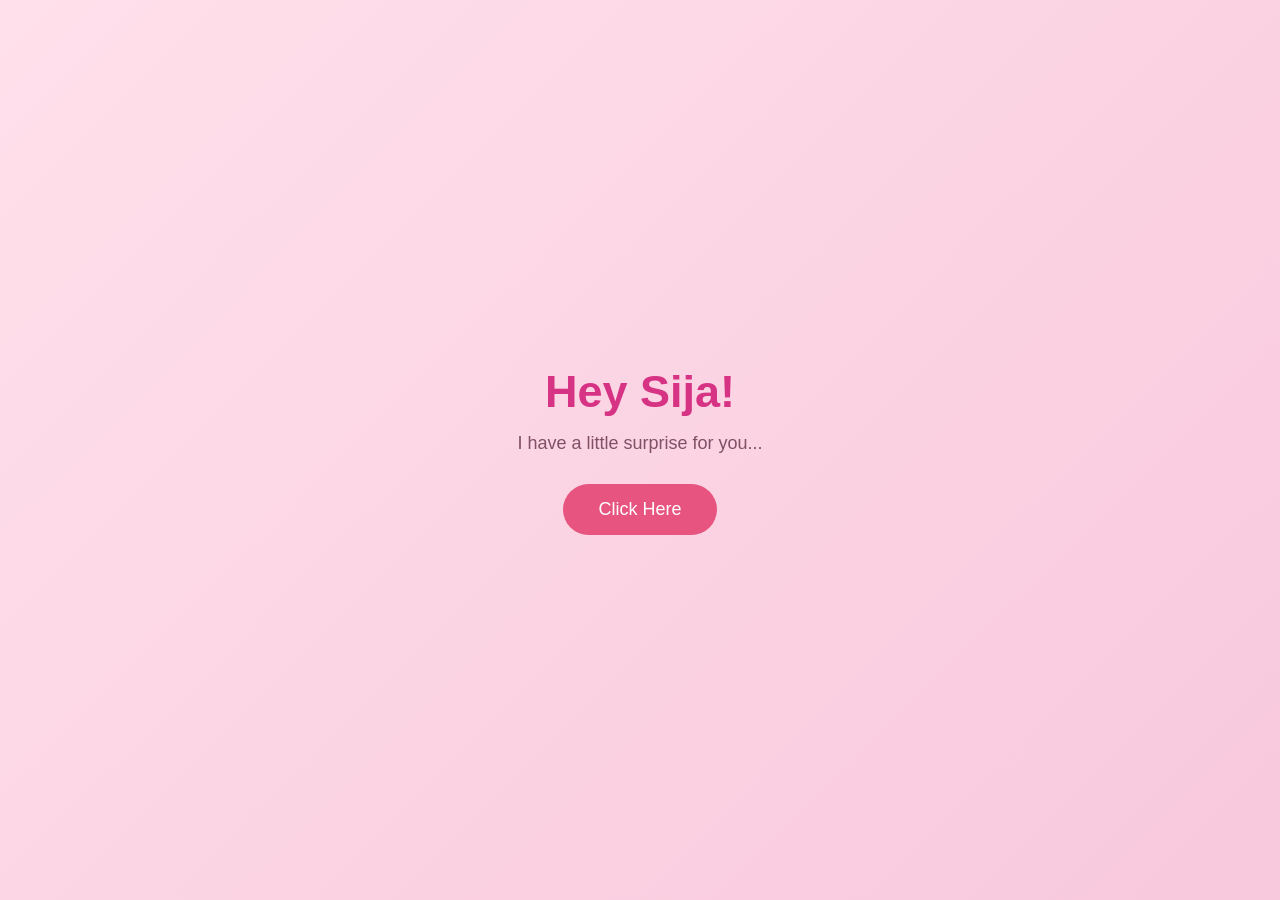
<file: index.html>
<!DOCTYPE html>
<html lang="en">
<head>
<meta charset="UTF-8">
<meta name="viewport" content="width=device-width, initial-scale=1.0">
<title>Birthday Surprise</title>
<link rel="stylesheet" href="./css/style.css">
</head>
<body>

<section class="home">

<div class="welcome">
<h1>Hey Sija! </h1>
<p>I have a little surprise for you...</p>

<a href="surprise.html" class="btn">
Click Here 
</a>
</div>


</section>

</body>
</html>
</file>
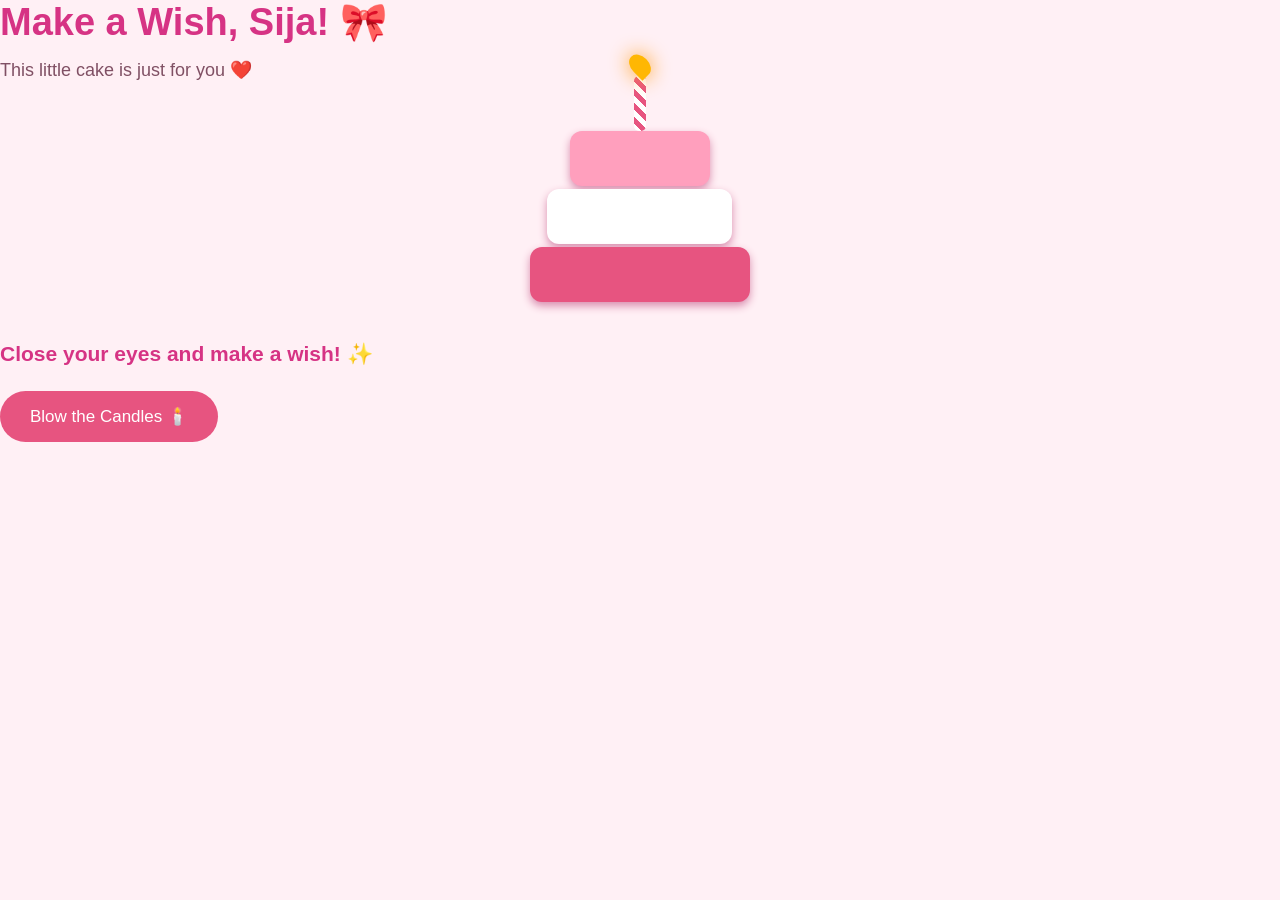
<file: cake.html>
<!DOCTYPE html>
<html lang="en">
<head>
<meta charset="UTF-8">
<meta name="viewport" content="width=device-width, initial-scale=1.0">
<title>Make a Wish Sija!</title>
<link rel="stylesheet" href="./css/style.css">
</head>
<body>

<section class="cake-page">

<div class="cake-content">

<h1>Make a Wish, Sija! 🎀</h1>

<p class="cake-subtitle">
This little cake is just for you ❤️
</p>

<div class="cake">

<div class="candle">
<div class="flame" id="flame"></div>
</div>

<div class="layer layer-top"></div>
<div class="layer layer-middle"></div>
<div class="layer layer-bottom"></div>

</div>

<h2 id="wishText">
Close your eyes and make a wish! ✨
</h2>

<button class="wish-btn" onclick="makeWish()">
Blow the Candles 🕯️
</button>

<div class="final-message" id="finalMessage">

<h1>Happy Birthday Sija! ❤️</h1>

<p>
No matter where life takes us,
you'll always be my little girl
from Class 2 and my forever best friend.
<br><br>
Here's to many more birthdays together!
<br><br>
I am so lucky to have you in my life.
</p>

<h2>Forever & Always, Sneha 🎀</h2>

<div class="hearts">💕 💗 💖 💕</div>

</div>

</div>

</section>

<script>

function makeWish() {

document.getElementById("flame").style.display = "none";

document.getElementById("wishText").innerHTML =
"Your wish is on its way! ✨";

document.querySelector(".wish-btn").style.display = "none";

document.getElementById("finalMessage").style.display = "block";

}

</script>

</body>
</html>
</file>
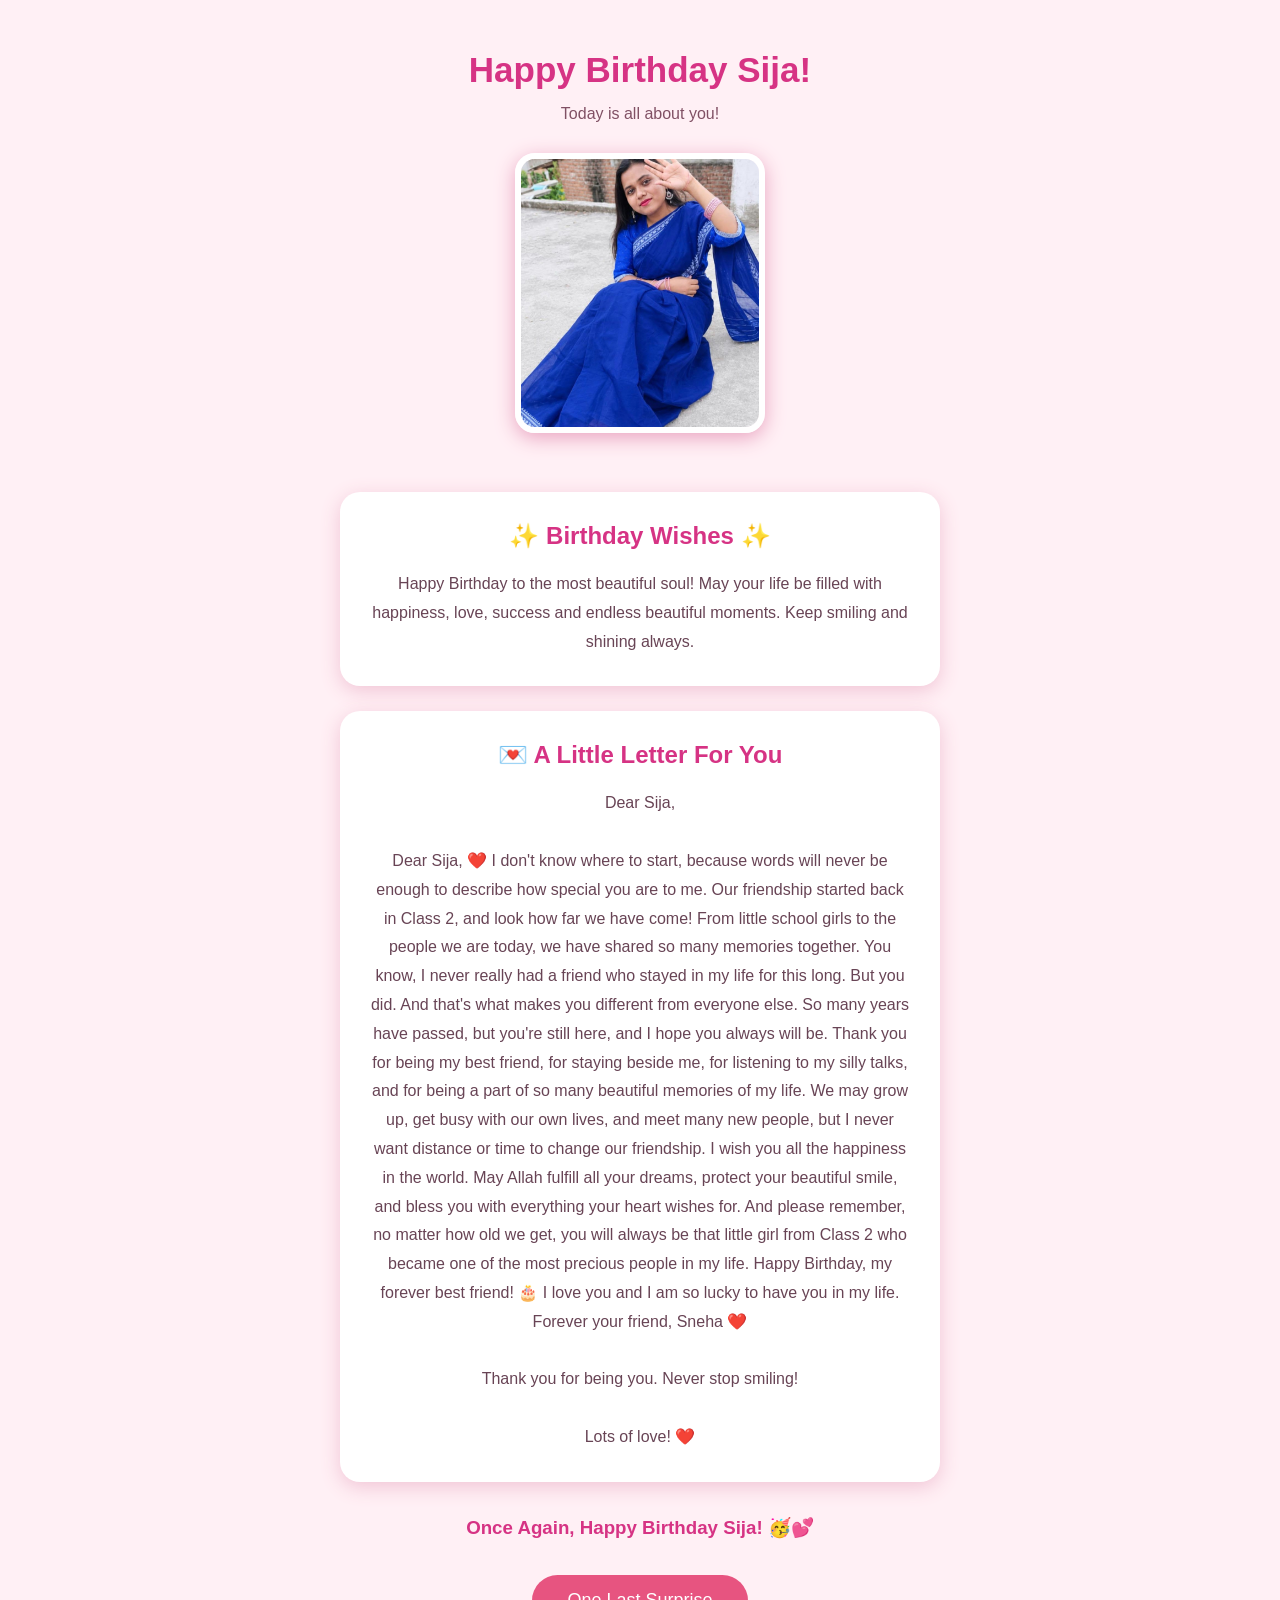
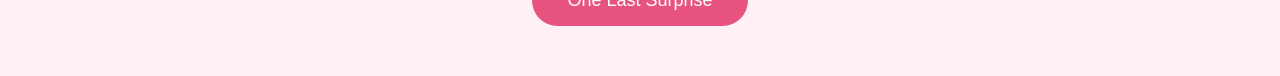
<file: surprise.html>
<!DOCTYPE html> 
<html lang="en">
<head>
<meta charset="UTF-8">
<meta name="viewport" content="width=device-width, initial-scale=1.0">
<title>Happy Birthday Sija</title>
<link rel="stylesheet" href="./css/style.css">
</head>
<body>

<section class="birthday">

<h1>Happy Birthday Sija! </h1>

<p class="subtitle">Today is all about you! </p>

<div class="photo">
<img src="./images/sija.jpeg" alt="Sija">
</div>

<div class="wish-card">
<h2>✨ Birthday Wishes ✨</h2>

<p>
Happy Birthday to the most beautiful soul!
May your life be filled with happiness,
love, success and endless beautiful moments.
Keep smiling and shining always.
</p>
</div>

<div class="letter">
<h2>💌 A Little Letter For You</h2>

<p>
Dear Sija,
<br><br>
Dear Sija, ❤️
I don't know where to start, because words will never be enough to describe how special you are to me.
Our friendship started back in Class 2, and look how far we have come! From little school girls to the people we are today, we have shared so many memories together.
You know, I never really had a friend who stayed in my life for this long. But you did. And that's what makes you different from everyone else. So many years have passed, but you're still here, and I hope you always will be.
Thank you for being my best friend, for staying beside me, for listening to my silly talks, and for being a part of so many beautiful memories of my life.
We may grow up, get busy with our own lives, and meet many new people, but I never want distance or time to change our friendship.
I wish you all the happiness in the world. May Allah fulfill all your dreams, protect your beautiful smile, and bless you with everything your heart wishes for.
And please remember, no matter how old we get, you will always be that little girl from Class 2 who became one of the most precious people in my life.
Happy Birthday, my forever best friend! 🎂
I love you and I am so lucky to have you in my life.
Forever your friend,
Sneha ❤️
<br><br>
Thank you for being you.
Never stop smiling!
<br><br>
Lots of love! ❤️
</p>
</div>

<h3 class="last">Once Again, Happy Birthday Sija! 🥳💕</h3>
<br><br>

<a href="./cake.html" class="btn">One Last Surprise</a>

</section>

</body>
</html>
</file>
<file: css/style.css>
* {
    margin: 0;
    padding: 0;
    box-sizing: border-box;
}

body {
    font-family: Arial, sans-serif;
    background: #fff0f5;
}

/* First Page */

.home {
    height: 100vh;
    display: flex;
    justify-content: center;
    align-items: center;
    text-align: center;
    background: linear-gradient(135deg, #ffe0eb, #f8c8dc);
}

.welcome h1 {
    font-size: 45px;
    color: #d63384;
    margin-bottom: 15px;
}

.welcome p {
    font-size: 18px;
    color: #805064;
    margin-bottom: 30px;
}

.btn {
    text-decoration: none;
    background: #e75480;
    color: white;
    padding: 15px 35px;
    border-radius: 30px;
    font-size: 18px;
    display: inline-block;
    transition: 0.3s;
}

.btn:hover {
    background: #c2185b;
    transform: scale(1.08);
}

/* Second Page */

.birthday {
    text-align: center;
    padding: 50px 20px;
}

.birthday h1 {
    color: #d63384;
    font-size: 35px;
    margin-bottom: 15px;
}

.subtitle {
    color: #805064;
    margin-bottom: 30px;
}

.photo img {
    width: 250px;
    height: 280px;
    object-fit: cover;
    border-radius: 20px;
    border: 6px solid white;
    box-shadow: 0 5px 20px #e9a4c0;
    margin-bottom: 30px;
}

.wish-card,
.letter {
    background: white;
    max-width: 600px;
    margin: 25px auto;
    padding: 30px;
    border-radius: 20px;
    box-shadow: 0 5px 20px #f1c4d5;
}

.wish-card h2,
.letter h2 {
    color: #d63384;
    margin-bottom: 20px;
}

.wish-card p,
.letter p {
    color: #684455;
    font-size: 16px;
    line-height: 1.8;
}

.last {
    color: #d63384;
    margin-top: 35px;
}

@media (max-width: 600px) {
    .welcome h1 {
        font-size: 32px;
    }

    .birthday h1 {
        font-size: 27px;
    }

    .photo img {
        width: 220px;
        height: 250px;
    }
}

Cake Page */

.cake-page {
min-height: 100vh;
display: flex;
justify-content: center;
align-items: center;
text-align: center;
padding: 40px 20px;
background: linear-gradient(135deg, #ffe0eb, #f8c8dc);
}

.cake-content h1 {
color: #d63384;
font-size: 38px;
margin-bottom: 15px;
}

.cake-subtitle {
color: #805064;
font-size: 18px;
margin-bottom: 50px;
}

.cake {
position: relative;
width: 220px;
margin: 0 auto 40px;
}

.layer {
height: 55px;
border-radius: 12px;
margin-bottom: 3px;
box-shadow: 0 4px 8px #d98cae;
}

.layer-top {
width: 140px;
margin-left: 40px;
background: #ff9fbd;
}

.layer-middle {
width: 185px;
margin-left: 17px;
background: #fff;
}

.layer-bottom {
width: 220px;
background: #e75480;
}

.candle {
width: 12px;
height: 55px;
background: repeating-linear-gradient(
45deg,
white,
white 5px,
#e75480 5px,
#e75480 10px
);
position: absolute;
top: -55px;
left: 104px;
border-radius: 5px;
}

.flame {
width: 18px;
height: 25px;
background: #ffb703;
border-radius: 50% 50% 50% 0;
transform: rotate(-45deg);
position: absolute;
top: -23px;
left: -3px;
box-shadow: 0 0 20px #ff9f1c;
animation: glow 0.7s infinite alternate;
}

@keyframes glow {
from {
transform: rotate(-45deg) scale(1);
}

to {
transform: rotate(-45deg) scale(1.2);
}
}

#wishText {
color: #d63384;
margin-bottom: 25px;
font-size: 21px;
}

.wish-btn {
background: #e75480;
color: white;
border: none;
padding: 15px 30px;
border-radius: 30px;
font-size: 17px;
cursor: pointer;
transition: 0.3s;
}

.wish-btn:hover {
background: #c2185b;
transform: scale(1.08);
}

.final-message {
display: none;
max-width: 550px;
background: white;
padding: 30px;
margin: 30px auto;
border-radius: 20px;
box-shadow: 0 5px 25px #e9a4c0;
animation: appear 1s ease;
}

.final-message h1 {
font-size: 30px;
}

.final-message p {
color: #684455;
font-size: 17px;
line-height: 1.9;
margin: 25px 0;
}

.final-message h2 {
color: #d63384;
font-size: 20px;
}

.hearts {
font-size: 25px;
margin-top: 20px;
}

@keyframes appear {
from {
opacity: 0;
transform: translateY(30px);
}

to {
opacity: 1;
transform: translateY(0);
}
}

@media (max-width: 600px) {

.cake-content h1 {
font-size: 29px;
}

.final-message {
padding: 20px;
}

.final-message h1 {
font-size: 25px;
}

}
</file>
